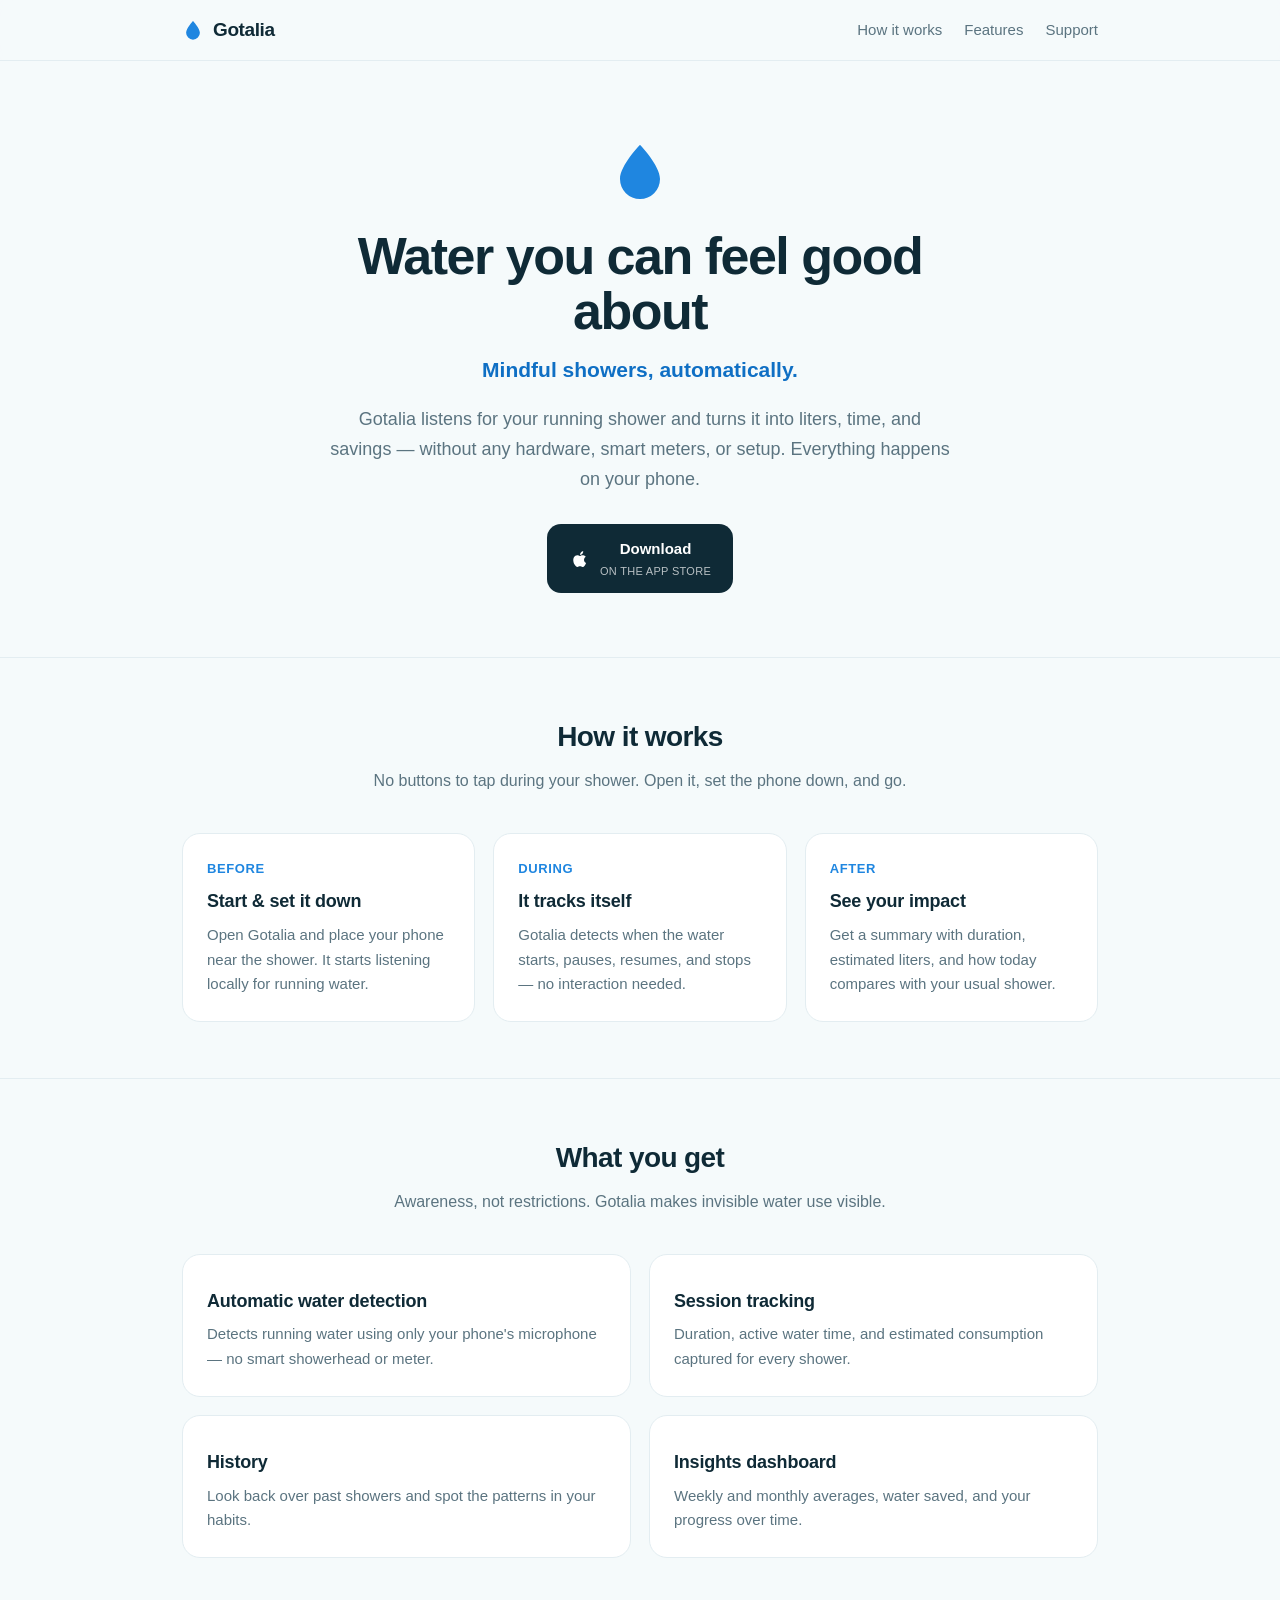
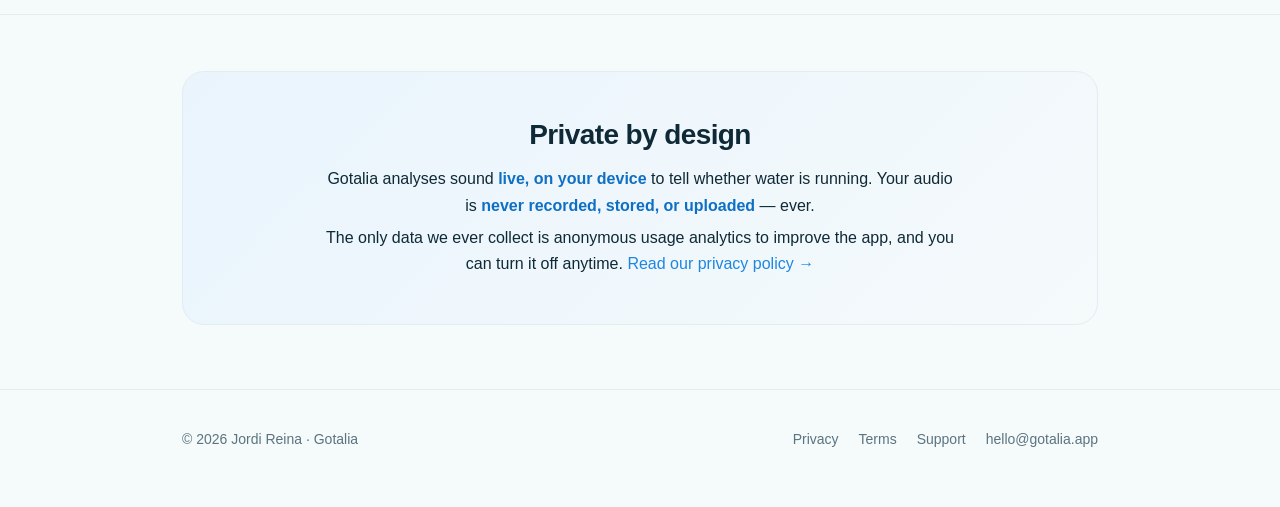
<file: index.html>
<!DOCTYPE html>
<html lang="en">
<head>
<meta charset="utf-8">
<meta name="viewport" content="width=device-width, initial-scale=1">
<title>Gotalia — Shower water tracker you can feel good about</title>
<meta name="description" content="Gotalia turns the sound of your running shower into liters, time, and savings — automatically, and entirely on your device. No hardware, no setup.">
<link rel="canonical" href="https://gotalia.app/">
<meta name="theme-color" content="#1f86e0">
<link rel="icon" type="image/png" sizes="32x32" href="/assets/favicon-32.png">
<link rel="icon" type="image/png" sizes="16x16" href="/assets/favicon-16.png">
<link rel="apple-touch-icon" href="/assets/apple-touch-icon.png">
<meta property="og:site_name" content="Gotalia">
<meta property="og:locale" content="en">
<meta property="og:title" content="Gotalia — Water you can feel good about">
<meta property="og:description" content="Your phone hears the shower running and turns it into liters, time, and savings — automatically and privately.">
<meta property="og:type" content="website">
<meta property="og:url" content="https://gotalia.app/">
<meta property="og:image" content="https://gotalia.app/assets/icon-1024.png">
<meta property="og:image:width" content="1024">
<meta property="og:image:height" content="1024">
<meta name="twitter:card" content="summary">
<meta name="twitter:title" content="Gotalia — Water you can feel good about">
<meta name="twitter:description" content="Your phone hears the shower running and turns it into liters, time, and savings — automatically and privately.">
<meta name="twitter:image" content="https://gotalia.app/assets/icon-1024.png">
<link rel="stylesheet" href="/assets/styles.css">
<script type="application/ld+json">
{
  "@context": "https://schema.org",
  "@graph": [
    {
      "@type": "WebSite",
      "@id": "https://gotalia.app/#website",
      "url": "https://gotalia.app/",
      "name": "Gotalia",
      "description": "Mindful showers, automatically. On-device shower water tracking.",
      "publisher": { "@id": "https://gotalia.app/#org" }
    },
    {
      "@type": "Organization",
      "@id": "https://gotalia.app/#org",
      "name": "Gotalia",
      "url": "https://gotalia.app/",
      "logo": "https://gotalia.app/assets/icon-1024.png"
    },
    {
      "@type": "SoftwareApplication",
      "name": "Gotalia",
      "operatingSystem": "iOS",
      "applicationCategory": "LifestyleApplication",
      "url": "https://gotalia.app/",
      "installUrl": "https://apps.apple.com/app/id6777631283",
      "image": "https://gotalia.app/assets/icon-1024.png",
      "description": "Gotalia listens for your running shower and turns it into liters, time, and savings — without any hardware, smart meters, or setup. Everything happens on your phone.",
      "offers": {
        "@type": "Offer",
        "price": "0",
        "priceCurrency": "USD"
      }
    }
  ]
}
</script>
</head>
<body>

<header class="site-header">
  <div class="wrap">
    <a class="brand" href="/">
      <svg class="drop" viewBox="0 0 24 24" fill="#1f86e0" aria-hidden="true"><path d="M12 2.2C12 2.2 4.5 10 4.5 15a7.5 7.5 0 0 0 15 0C19.5 10 12 2.2 12 2.2z"/></svg>
      Gotalia
    </a>
    <nav class="nav">
      <a href="/#how">How it works</a>
      <a href="/#features" class="nav-hide">Features</a>
      <a href="/support/">Support</a>
    </nav>
  </div>
</header>

<main>

  <section class="hero">
    <div class="wrap wrap--narrow">
      <svg class="drop-lg" viewBox="0 0 24 24" fill="#1f86e0" aria-hidden="true"><path d="M12 2.2C12 2.2 4.5 10 4.5 15a7.5 7.5 0 0 0 15 0C19.5 10 12 2.2 12 2.2z"/></svg>
      <h1>Water you can feel good about</h1>
      <p class="tagline">Mindful showers, automatically.</p>
      <p class="pitch">Gotalia listens for your running shower and turns it into liters, time, and
        savings — without any hardware, smart meters, or setup. Everything happens on your phone.</p>
      <a class="badge" href="https://apps.apple.com/app/id6777631283">
        <svg class="apple" viewBox="0 0 24 24" fill="#fff" aria-hidden="true"><path d="M16.4 12.8c0-2.2 1.8-3.3 1.9-3.3-1-1.5-2.6-1.7-3.2-1.7-1.4-.1-2.6.8-3.3.8-.7 0-1.7-.8-2.8-.8-1.5 0-2.8.8-3.6 2.2-1.5 2.6-.4 6.5 1.1 8.6.7 1 1.6 2.2 2.7 2.1 1.1 0 1.5-.7 2.8-.7s1.6.7 2.8.7c1.1 0 1.9-1 2.6-2 .8-1.2 1.2-2.3 1.2-2.4-.1 0-2.3-.9-2.3-3.5zM14.6 6.3c.6-.7 1-1.7.9-2.7-.9 0-1.9.6-2.5 1.3-.5.6-1 1.6-.9 2.6 1 .1 1.9-.5 2.5-1.2z"/></svg>
        <span>Download<small>ON THE APP STORE</small></span>
      </a>
    </div>
  </section>

  <section class="section" id="how">
    <div class="wrap">
      <h2>How it works</h2>
      <p class="sub">No buttons to tap during your shower. Open it, set the phone down, and go.</p>
      <div class="grid">
        <div class="card">
          <div class="step">Before</div>
          <h3>Start &amp; set it down</h3>
          <p>Open Gotalia and place your phone near the shower. It starts listening locally for running water.</p>
        </div>
        <div class="card">
          <div class="step">During</div>
          <h3>It tracks itself</h3>
          <p>Gotalia detects when the water starts, pauses, resumes, and stops — no interaction needed.</p>
        </div>
        <div class="card">
          <div class="step">After</div>
          <h3>See your impact</h3>
          <p>Get a summary with duration, estimated liters, and how today compares with your usual shower.</p>
        </div>
      </div>
    </div>
  </section>

  <section class="section" id="features">
    <div class="wrap">
      <h2>What you get</h2>
      <p class="sub">Awareness, not restrictions. Gotalia makes invisible water use visible.</p>
      <div class="grid grid--2">
        <div class="card">
          <h3>Automatic water detection</h3>
          <p>Detects running water using only your phone's microphone — no smart showerhead or meter.</p>
        </div>
        <div class="card">
          <h3>Session tracking</h3>
          <p>Duration, active water time, and estimated consumption captured for every shower.</p>
        </div>
        <div class="card">
          <h3>History</h3>
          <p>Look back over past showers and spot the patterns in your habits.</p>
        </div>
        <div class="card">
          <h3>Insights dashboard</h3>
          <p>Weekly and monthly averages, water saved, and your progress over time.</p>
        </div>
      </div>
    </div>
  </section>

  <section class="section">
    <div class="wrap">
      <div class="promise">
        <h2>Private by design</h2>
        <p>Gotalia analyses sound <strong>live, on your device</strong> to tell whether water is running.
          Your audio is <strong>never recorded, stored, or uploaded</strong> — ever.</p>
        <p class="note">The only data we ever collect is anonymous usage analytics to improve the app,
          and you can turn it off anytime. <a href="/privacy/">Read our privacy policy →</a></p>
      </div>
    </div>
  </section>

</main>

<footer class="site-footer">
  <div class="wrap">
    <div>© 2026 Jordi Reina · Gotalia</div>
    <div class="links">
      <a href="/privacy/">Privacy</a>
      <a href="/terms/">Terms</a>
      <a href="/support/">Support</a>
      <a href="mailto:hello@gotalia.app">hello@gotalia.app</a>
    </div>
  </div>
</footer>

</body>
</html>
</file>
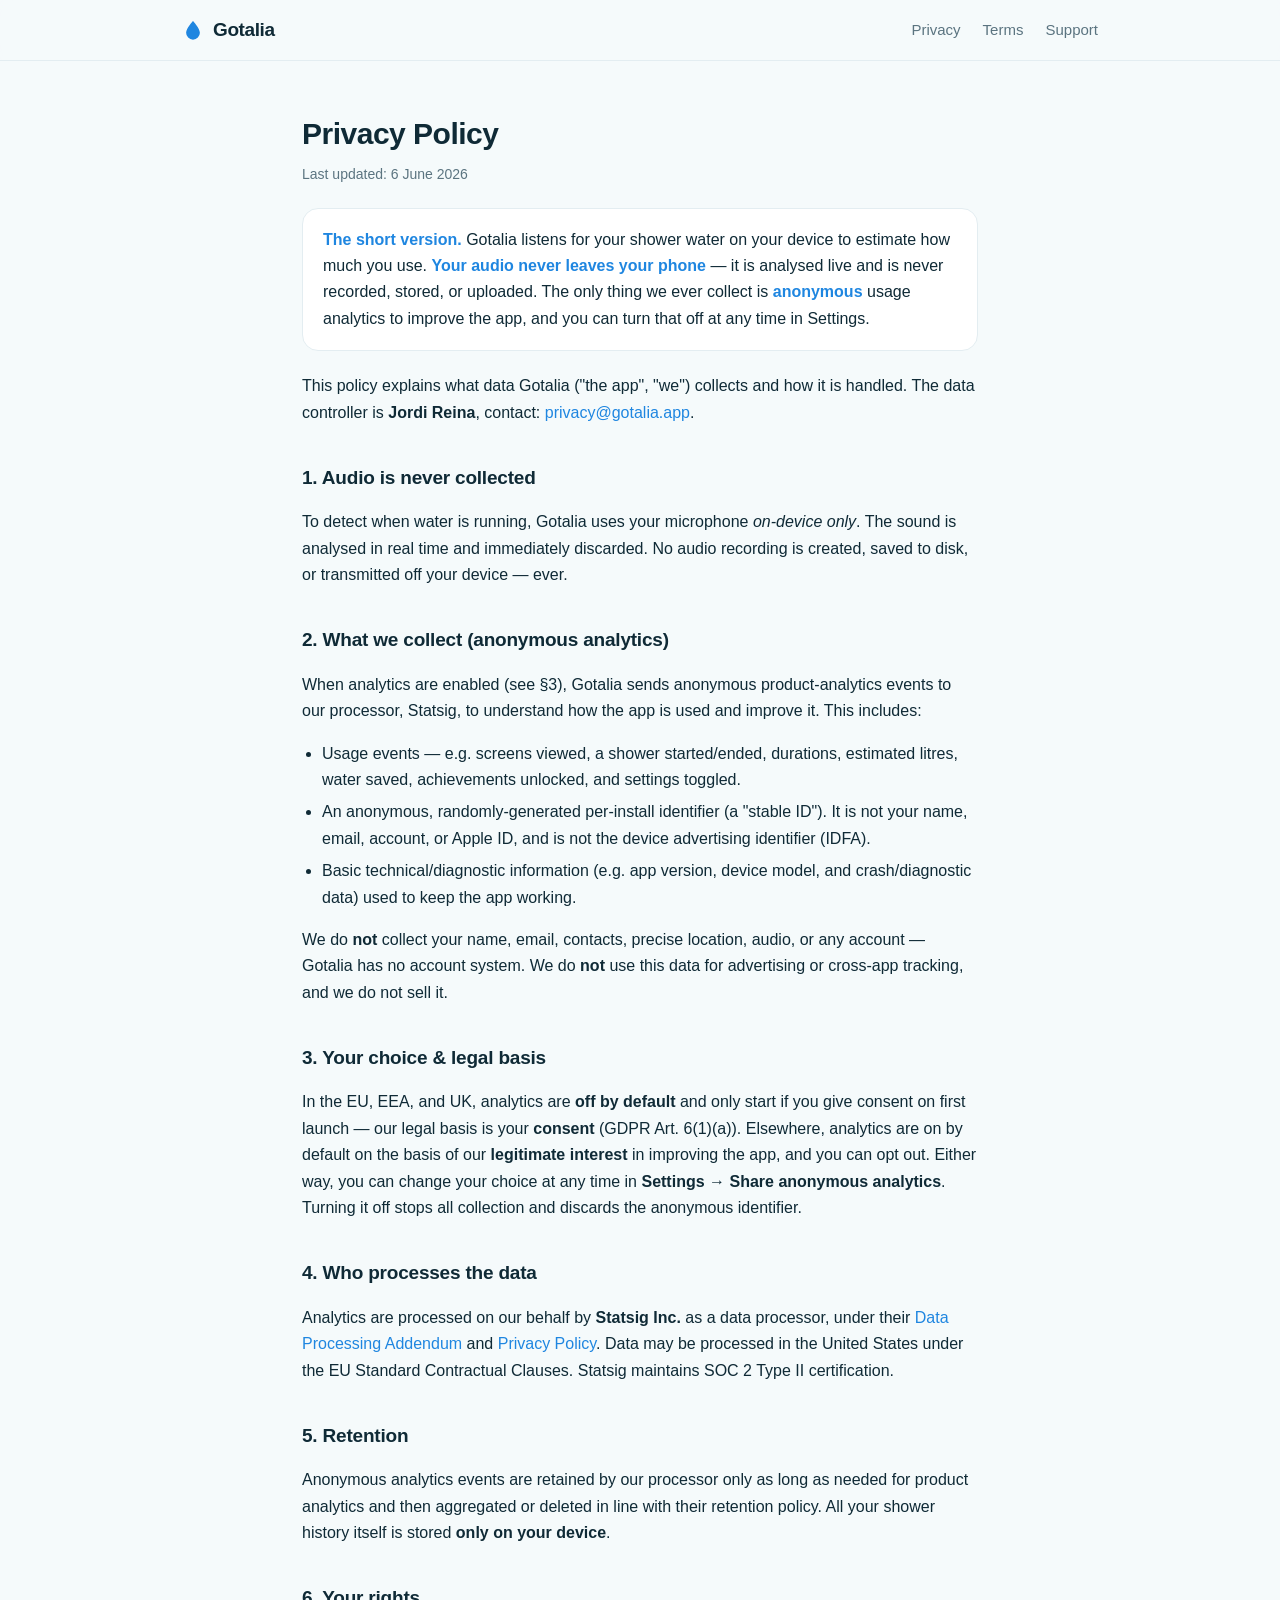
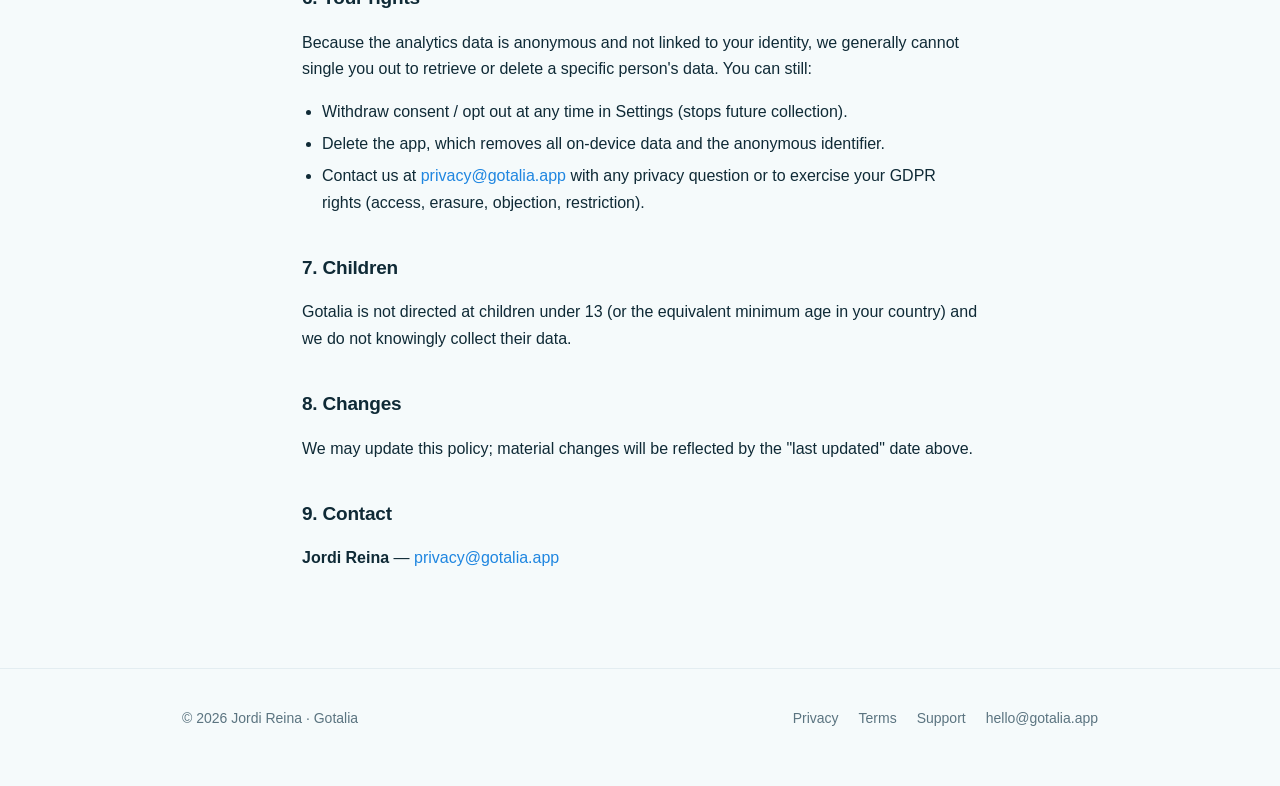
<file: privacy/index.html>
<!DOCTYPE html>
<html lang="en">
<head>
<meta charset="utf-8">
<meta name="viewport" content="width=device-width, initial-scale=1">
<title>Gotalia — Privacy Policy</title>
<meta name="description" content="How Gotalia handles your data: audio is never recorded or uploaded, only anonymous analytics you can turn off.">
<link rel="canonical" href="https://gotalia.app/privacy/">
<meta name="theme-color" content="#1f86e0">
<link rel="icon" type="image/png" sizes="32x32" href="/assets/favicon-32.png">
<link rel="icon" type="image/png" sizes="16x16" href="/assets/favicon-16.png">
<link rel="apple-touch-icon" href="/assets/apple-touch-icon.png">
<meta property="og:site_name" content="Gotalia">
<meta property="og:locale" content="en">
<meta property="og:title" content="Gotalia — Privacy Policy">
<meta property="og:description" content="How Gotalia handles your data: audio is never recorded or uploaded, only anonymous analytics you can turn off.">
<meta property="og:type" content="website">
<meta property="og:url" content="https://gotalia.app/privacy/">
<meta property="og:image" content="https://gotalia.app/assets/icon-1024.png">
<meta property="og:image:width" content="1024">
<meta property="og:image:height" content="1024">
<meta name="twitter:card" content="summary">
<meta name="twitter:title" content="Gotalia — Privacy Policy">
<meta name="twitter:description" content="How Gotalia handles your data: audio is never recorded or uploaded, only anonymous analytics you can turn off.">
<meta name="twitter:image" content="https://gotalia.app/assets/icon-1024.png">
<link rel="stylesheet" href="/assets/styles.css">
</head>
<body>

<header class="site-header">
  <div class="wrap">
    <a class="brand" href="/">
      <svg class="drop" viewBox="0 0 24 24" fill="#1f86e0" aria-hidden="true"><path d="M12 2.2C12 2.2 4.5 10 4.5 15a7.5 7.5 0 0 0 15 0C19.5 10 12 2.2 12 2.2z"/></svg>
      Gotalia
    </a>
    <nav class="nav">
      <a href="/privacy/">Privacy</a>
      <a href="/terms/">Terms</a>
      <a href="/support/">Support</a>
    </nav>
  </div>
</header>

<main class="article">
  <div class="wrap wrap--narrow">

  <h1>Privacy Policy</h1>
  <div class="updated">Last updated: 6 June 2026</div>

  <div class="lead">
    <strong>The short version.</strong> Gotalia listens for your shower water on your device to estimate
    how much you use. <strong>Your audio never leaves your phone</strong> — it is analysed live and is
    never recorded, stored, or uploaded. The only thing we ever collect is <strong>anonymous</strong>
    usage analytics to improve the app, and you can turn that off at any time in Settings.
  </div>

  <p>This policy explains what data Gotalia ("the app", "we") collects and how it is handled.
  The data controller is <strong>Jordi Reina</strong>, contact:
  <a href="mailto:privacy@gotalia.app">privacy@gotalia.app</a>.</p>

  <h2>1. Audio is never collected</h2>
  <p>To detect when water is running, Gotalia uses your microphone <em>on-device only</em>. The sound is
  analysed in real time and immediately discarded. No audio recording is created, saved to disk, or
  transmitted off your device — ever.</p>

  <h2>2. What we collect (anonymous analytics)</h2>
  <p>When analytics are enabled (see §3), Gotalia sends anonymous product-analytics events to our
  processor, Statsig, to understand how the app is used and improve it. This includes:</p>
  <ul>
    <li>Usage events — e.g. screens viewed, a shower started/ended, durations, estimated litres,
        water saved, achievements unlocked, and settings toggled.</li>
    <li>An anonymous, randomly-generated per-install identifier (a "stable ID"). It is not your name,
        email, account, or Apple ID, and is not the device advertising identifier (IDFA).</li>
    <li>Basic technical/diagnostic information (e.g. app version, device model, and crash/diagnostic
        data) used to keep the app working.</li>
  </ul>
  <p>We do <strong>not</strong> collect your name, email, contacts, precise location, audio, or any
  account — Gotalia has no account system. We do <strong>not</strong> use this data for advertising or
  cross-app tracking, and we do not sell it.</p>

  <h2>3. Your choice &amp; legal basis</h2>
  <p>In the EU, EEA, and UK, analytics are <strong>off by default</strong> and only start if you give
  consent on first launch — our legal basis is your <strong>consent</strong> (GDPR Art. 6(1)(a)).
  Elsewhere, analytics are on by default on the basis of our <strong>legitimate interest</strong> in
  improving the app, and you can opt out. Either way, you can change your choice at any time in
  <strong>Settings → Share anonymous analytics</strong>. Turning it off stops all collection and
  discards the anonymous identifier.</p>

  <h2>4. Who processes the data</h2>
  <p>Analytics are processed on our behalf by <strong>Statsig Inc.</strong> as a data processor, under
  their <a href="https://www.statsig.com/legal/online-dpa">Data Processing Addendum</a> and
  <a href="https://www.statsig.com/privacy">Privacy Policy</a>. Data may be processed in the United
  States under the EU Standard Contractual Clauses. Statsig maintains SOC 2 Type II certification.</p>

  <h2>5. Retention</h2>
  <p>Anonymous analytics events are retained by our processor only as long as needed for product
  analytics and then aggregated or deleted in line with their retention policy. All your shower history
  itself is stored <strong>only on your device</strong>.</p>

  <h2>6. Your rights</h2>
  <p>Because the analytics data is anonymous and not linked to your identity, we generally cannot single
  you out to retrieve or delete a specific person's data. You can still:</p>
  <ul>
    <li>Withdraw consent / opt out at any time in Settings (stops future collection).</li>
    <li>Delete the app, which removes all on-device data and the anonymous identifier.</li>
    <li>Contact us at <a href="mailto:privacy@gotalia.app">privacy@gotalia.app</a> with any privacy
        question or to exercise your GDPR rights (access, erasure, objection, restriction).</li>
  </ul>

  <h2>7. Children</h2>
  <p>Gotalia is not directed at children under 13 (or the equivalent minimum age in your country) and we
  do not knowingly collect their data.</p>

  <h2>8. Changes</h2>
  <p>We may update this policy; material changes will be reflected by the "last updated" date above.</p>

  <h2>9. Contact</h2>
  <p><strong>Jordi Reina</strong> — <a href="mailto:privacy@gotalia.app">privacy@gotalia.app</a></p>

  </div>
</main>

<footer class="site-footer">
  <div class="wrap">
    <div>© 2026 Jordi Reina · Gotalia</div>
    <div class="links">
      <a href="/privacy/">Privacy</a>
      <a href="/terms/">Terms</a>
      <a href="/support/">Support</a>
      <a href="mailto:hello@gotalia.app">hello@gotalia.app</a>
    </div>
  </div>
</footer>

</body>
</html>
</file>
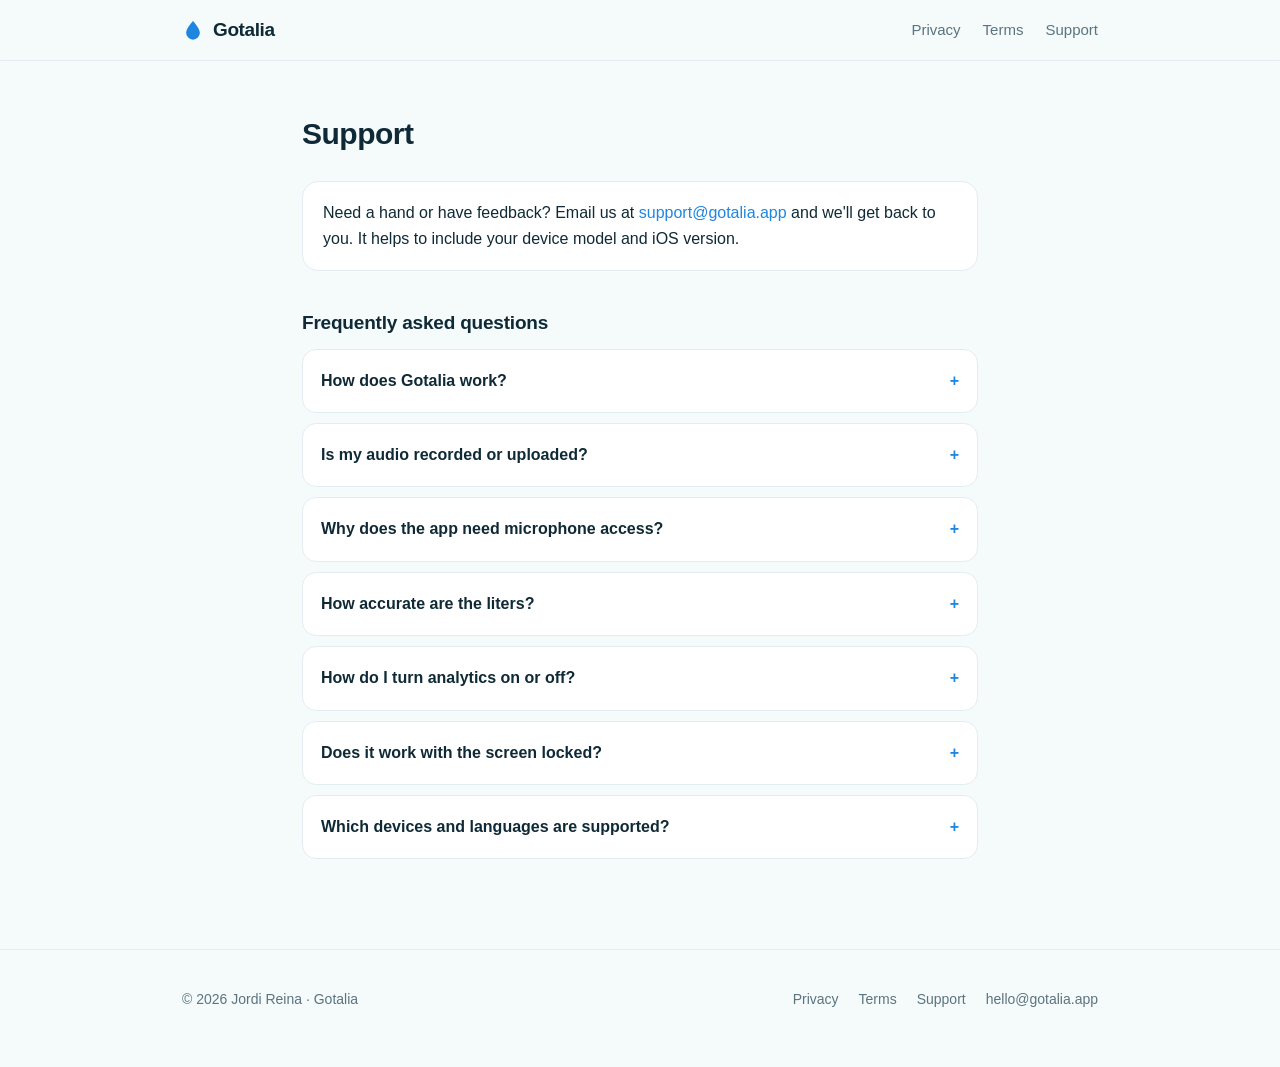
<file: support/index.html>
<!DOCTYPE html>
<html lang="en">
<head>
<meta charset="utf-8">
<meta name="viewport" content="width=device-width, initial-scale=1">
<title>Gotalia — Support</title>
<meta name="description" content="Get help with Gotalia and read answers to common questions.">
<link rel="canonical" href="https://gotalia.app/support/">
<meta name="theme-color" content="#1f86e0">
<link rel="icon" type="image/png" sizes="32x32" href="/assets/favicon-32.png">
<link rel="icon" type="image/png" sizes="16x16" href="/assets/favicon-16.png">
<link rel="apple-touch-icon" href="/assets/apple-touch-icon.png">
<meta property="og:site_name" content="Gotalia">
<meta property="og:locale" content="en">
<meta property="og:title" content="Gotalia — Support">
<meta property="og:description" content="Get help with Gotalia and read answers to common questions.">
<meta property="og:type" content="website">
<meta property="og:url" content="https://gotalia.app/support/">
<meta property="og:image" content="https://gotalia.app/assets/icon-1024.png">
<meta property="og:image:width" content="1024">
<meta property="og:image:height" content="1024">
<meta name="twitter:card" content="summary">
<meta name="twitter:title" content="Gotalia — Support">
<meta name="twitter:description" content="Get help with Gotalia and read answers to common questions.">
<meta name="twitter:image" content="https://gotalia.app/assets/icon-1024.png">
<link rel="stylesheet" href="/assets/styles.css">
</head>
<body>

<header class="site-header">
  <div class="wrap">
    <a class="brand" href="/">
      <svg class="drop" viewBox="0 0 24 24" fill="#1f86e0" aria-hidden="true"><path d="M12 2.2C12 2.2 4.5 10 4.5 15a7.5 7.5 0 0 0 15 0C19.5 10 12 2.2 12 2.2z"/></svg>
      Gotalia
    </a>
    <nav class="nav">
      <a href="/privacy/">Privacy</a>
      <a href="/terms/">Terms</a>
      <a href="/support/">Support</a>
    </nav>
  </div>
</header>

<main class="article">
  <div class="wrap wrap--narrow">

  <h1>Support</h1>

  <div class="lead">
    Need a hand or have feedback? Email us at
    <a href="mailto:support@gotalia.app">support@gotalia.app</a> and we'll get back to you.
    It helps to include your device model and iOS version.
  </div>

  <h2>Frequently asked questions</h2>

  <div class="faq">
    <details>
      <summary>How does Gotalia work?</summary>
      <p>You open the app and set your phone down near the shower. Gotalia uses the microphone to detect
      when water is running, tracks how long it flows, and estimates the liters used — then shows you a
      summary and how it compares with your usual shower.</p>
    </details>

    <details>
      <summary>Is my audio recorded or uploaded?</summary>
      <p>No. Sound is analysed live, on your device, only to tell whether water is running, and is
      immediately discarded. Audio is never recorded, saved, or uploaded — ever. See our
      <a href="/privacy/">Privacy Policy</a>.</p>
    </details>

    <details>
      <summary>Why does the app need microphone access?</summary>
      <p>The microphone is the sensor. It's the only way Gotalia can detect running water without extra
      hardware or a smart meter. Without microphone permission, the app can't track your shower.</p>
    </details>

    <details>
      <summary>How accurate are the liters?</summary>
      <p>The liters are estimates based on how long water runs and a general flow-rate assumption, so
      they're meant for awareness and tracking trends — not for billing or exact measurement. Actual
      consumption varies with your showerhead and water pressure.</p>
    </details>

    <details>
      <summary>How do I turn analytics on or off?</summary>
      <p>Go to <strong>Settings → Share anonymous analytics</strong> inside the app. Analytics are
      anonymous, never include audio, and you can change your choice at any time.</p>
    </details>

    <details>
      <summary>Does it work with the screen locked?</summary>
      <p>Keep Gotalia open and the screen on during your shower for the most reliable tracking. Leave the
      phone nearby and it keeps listening — you don't need to touch it while the water runs.</p>
    </details>

    <details>
      <summary>Which devices and languages are supported?</summary>
      <p>Gotalia is an iPhone app. It's available in English, Spanish, French, German, and Portuguese,
      following your device language.</p>
    </details>
  </div>

  </div>
</main>

<footer class="site-footer">
  <div class="wrap">
    <div>© 2026 Jordi Reina · Gotalia</div>
    <div class="links">
      <a href="/privacy/">Privacy</a>
      <a href="/terms/">Terms</a>
      <a href="/support/">Support</a>
      <a href="mailto:hello@gotalia.app">hello@gotalia.app</a>
    </div>
  </div>
</footer>

</body>
</html>
</file>
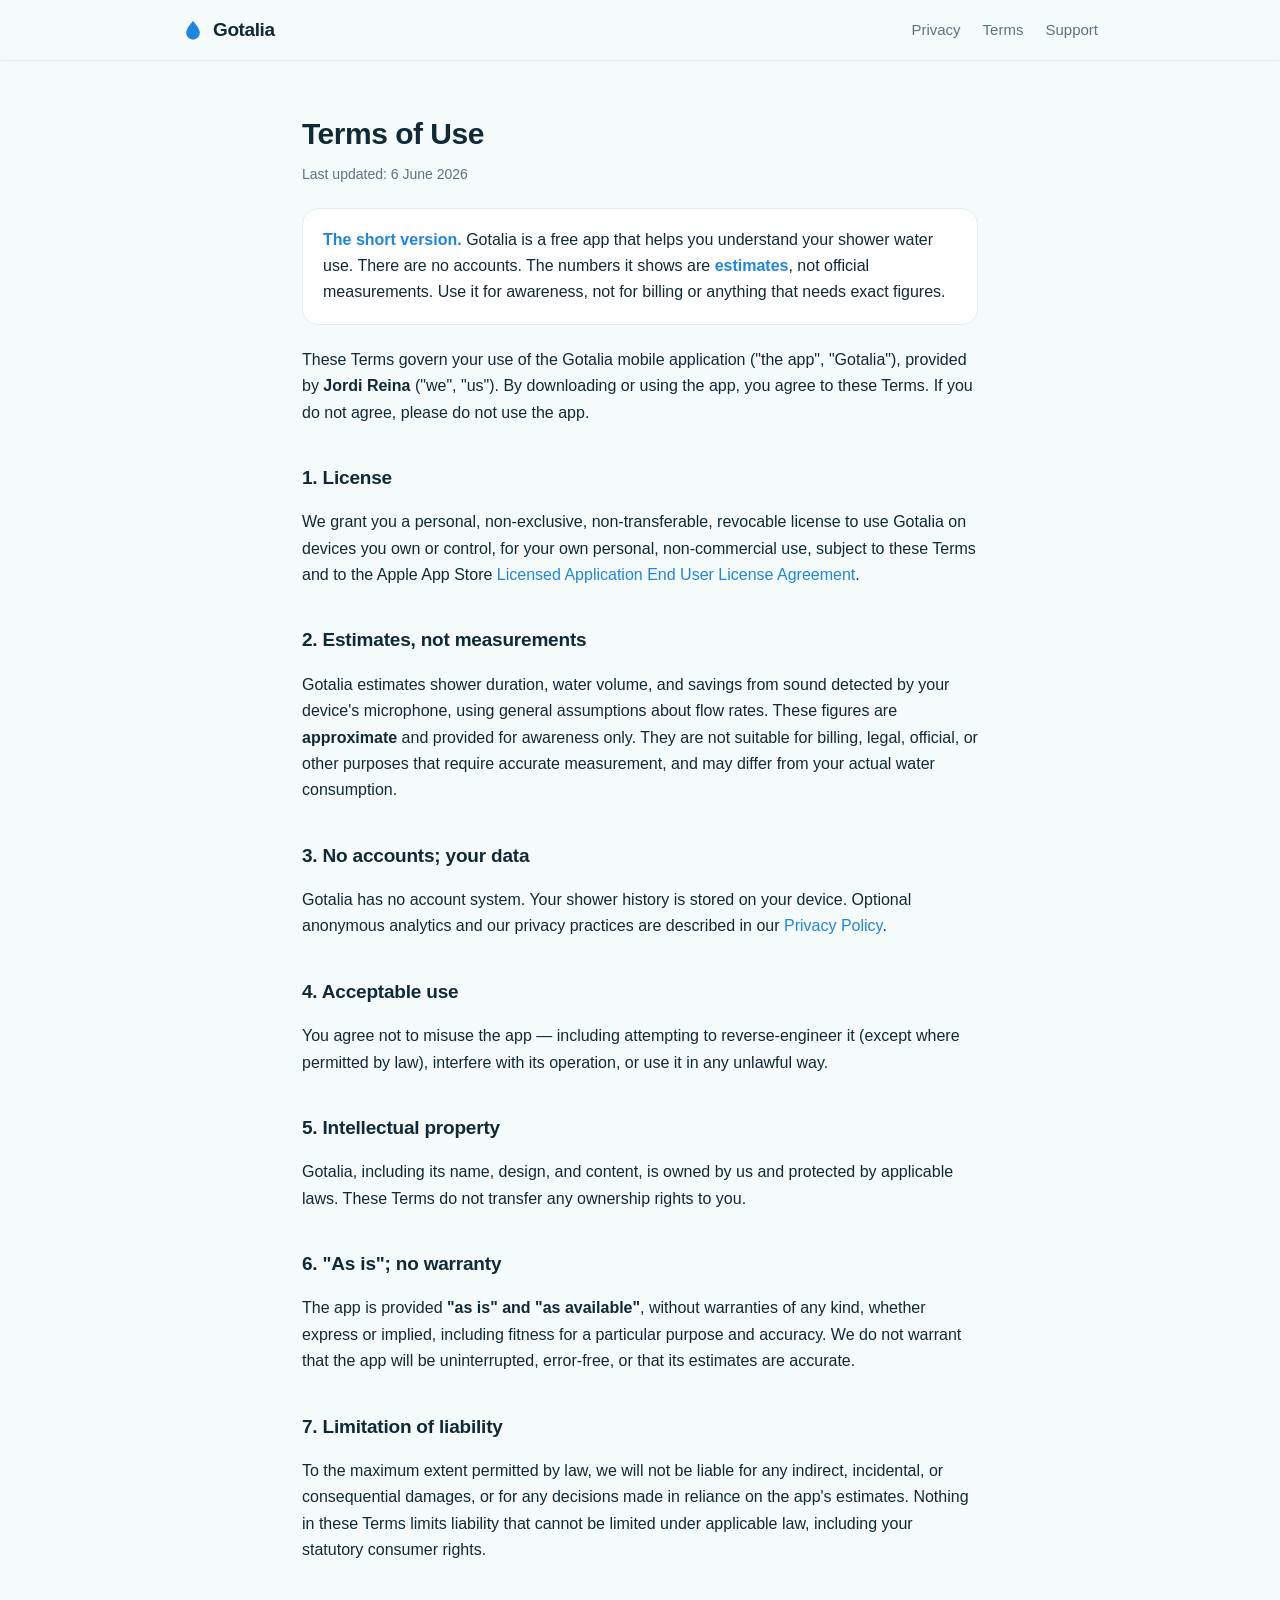
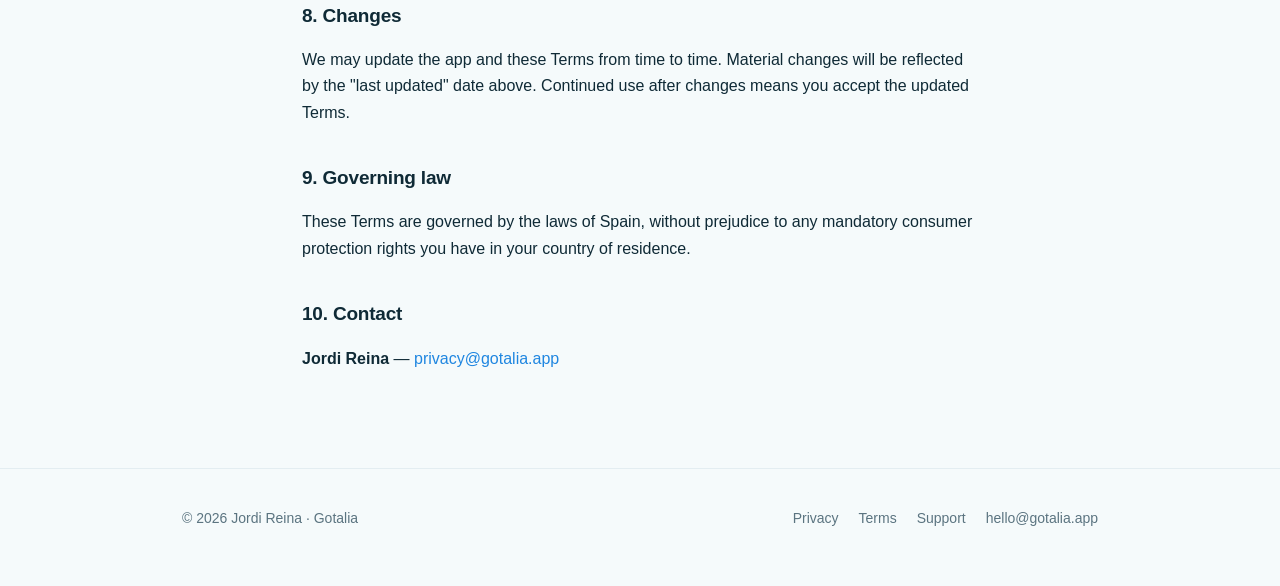
<file: terms/index.html>
<!DOCTYPE html>
<html lang="en">
<head>
<meta charset="utf-8">
<meta name="viewport" content="width=device-width, initial-scale=1">
<title>Gotalia — Terms of Use</title>
<meta name="description" content="The terms for using the Gotalia app — a free, no-account water-awareness tool.">
<link rel="canonical" href="https://gotalia.app/terms/">
<meta name="theme-color" content="#1f86e0">
<link rel="icon" type="image/png" sizes="32x32" href="/assets/favicon-32.png">
<link rel="icon" type="image/png" sizes="16x16" href="/assets/favicon-16.png">
<link rel="apple-touch-icon" href="/assets/apple-touch-icon.png">
<meta property="og:site_name" content="Gotalia">
<meta property="og:locale" content="en">
<meta property="og:title" content="Gotalia — Terms of Use">
<meta property="og:description" content="The terms for using the Gotalia app — a free, no-account water-awareness tool.">
<meta property="og:type" content="website">
<meta property="og:url" content="https://gotalia.app/terms/">
<meta property="og:image" content="https://gotalia.app/assets/icon-1024.png">
<meta property="og:image:width" content="1024">
<meta property="og:image:height" content="1024">
<meta name="twitter:card" content="summary">
<meta name="twitter:title" content="Gotalia — Terms of Use">
<meta name="twitter:description" content="The terms for using the Gotalia app — a free, no-account water-awareness tool.">
<meta name="twitter:image" content="https://gotalia.app/assets/icon-1024.png">
<link rel="stylesheet" href="/assets/styles.css">
</head>
<body>

<header class="site-header">
  <div class="wrap">
    <a class="brand" href="/">
      <svg class="drop" viewBox="0 0 24 24" fill="#1f86e0" aria-hidden="true"><path d="M12 2.2C12 2.2 4.5 10 4.5 15a7.5 7.5 0 0 0 15 0C19.5 10 12 2.2 12 2.2z"/></svg>
      Gotalia
    </a>
    <nav class="nav">
      <a href="/privacy/">Privacy</a>
      <a href="/terms/">Terms</a>
      <a href="/support/">Support</a>
    </nav>
  </div>
</header>

<main class="article">
  <div class="wrap wrap--narrow">

  <h1>Terms of Use</h1>
  <div class="updated">Last updated: 6 June 2026</div>

  <div class="lead">
    <strong>The short version.</strong> Gotalia is a free app that helps you understand your shower
    water use. There are no accounts. The numbers it shows are <strong>estimates</strong>, not official
    measurements. Use it for awareness, not for billing or anything that needs exact figures.
  </div>

  <p>These Terms govern your use of the Gotalia mobile application ("the app", "Gotalia"), provided by
  <strong>Jordi Reina</strong> ("we", "us"). By downloading or using the app, you agree to these Terms.
  If you do not agree, please do not use the app.</p>

  <h2>1. License</h2>
  <p>We grant you a personal, non-exclusive, non-transferable, revocable license to use Gotalia on
  devices you own or control, for your own personal, non-commercial use, subject to these Terms and to
  the Apple App Store <a href="https://www.apple.com/legal/internet-services/itunes/dev/stdeula/">Licensed
  Application End User License Agreement</a>.</p>

  <h2>2. Estimates, not measurements</h2>
  <p>Gotalia estimates shower duration, water volume, and savings from sound detected by your device's
  microphone, using general assumptions about flow rates. These figures are <strong>approximate</strong>
  and provided for awareness only. They are not suitable for billing, legal, official, or other purposes
  that require accurate measurement, and may differ from your actual water consumption.</p>

  <h2>3. No accounts; your data</h2>
  <p>Gotalia has no account system. Your shower history is stored on your device. Optional anonymous
  analytics and our privacy practices are described in our
  <a href="/privacy/">Privacy Policy</a>.</p>

  <h2>4. Acceptable use</h2>
  <p>You agree not to misuse the app — including attempting to reverse-engineer it (except where
  permitted by law), interfere with its operation, or use it in any unlawful way.</p>

  <h2>5. Intellectual property</h2>
  <p>Gotalia, including its name, design, and content, is owned by us and protected by applicable laws.
  These Terms do not transfer any ownership rights to you.</p>

  <h2>6. "As is"; no warranty</h2>
  <p>The app is provided <strong>"as is" and "as available"</strong>, without warranties of any kind,
  whether express or implied, including fitness for a particular purpose and accuracy. We do not warrant
  that the app will be uninterrupted, error-free, or that its estimates are accurate.</p>

  <h2>7. Limitation of liability</h2>
  <p>To the maximum extent permitted by law, we will not be liable for any indirect, incidental, or
  consequential damages, or for any decisions made in reliance on the app's estimates. Nothing in these
  Terms limits liability that cannot be limited under applicable law, including your statutory consumer
  rights.</p>

  <h2>8. Changes</h2>
  <p>We may update the app and these Terms from time to time. Material changes will be reflected by the
  "last updated" date above. Continued use after changes means you accept the updated Terms.</p>

  <h2>9. Governing law</h2>
  <p>These Terms are governed by the laws of Spain, without prejudice to any mandatory consumer
  protection rights you have in your country of residence.</p>

  <h2>10. Contact</h2>
  <p><strong>Jordi Reina</strong> — <a href="mailto:privacy@gotalia.app">privacy@gotalia.app</a></p>

  </div>
</main>

<footer class="site-footer">
  <div class="wrap">
    <div>© 2026 Jordi Reina · Gotalia</div>
    <div class="links">
      <a href="/privacy/">Privacy</a>
      <a href="/terms/">Terms</a>
      <a href="/support/">Support</a>
      <a href="mailto:hello@gotalia.app">hello@gotalia.app</a>
    </div>
  </div>
</footer>

</body>
</html>
</file>
<file: assets/styles.css>
:root {
  --ink: #0f2a36;
  --muted: #5b7480;
  --line: #e3edf1;
  --aqua: #1f86e0;
  --aqua-deep: #0f6fc4;
  --bg: #f5fafb;
  --card: #ffffff;
}

* { box-sizing: border-box; }

html { scroll-behavior: smooth; }

body {
  margin: 0;
  background: var(--bg);
  color: var(--ink);
  font: 16px/1.65 -apple-system, BlinkMacSystemFont, "Segoe UI", Roboto, Helvetica, Arial, sans-serif;
  -webkit-font-smoothing: antialiased;
}

a { color: var(--aqua); text-decoration: none; }
a:hover { text-decoration: underline; }

.wrap { max-width: 960px; margin: 0 auto; padding: 0 22px; }
.wrap--narrow { max-width: 720px; }

/* Header / nav */
.site-header {
  position: sticky; top: 0; z-index: 10;
  background: rgba(245, 250, 251, 0.85);
  backdrop-filter: saturate(160%) blur(10px);
  border-bottom: 1px solid var(--line);
}
.site-header .wrap {
  display: flex; align-items: center; justify-content: space-between;
  height: 60px;
}
.brand { display: flex; align-items: center; gap: 9px; font-weight: 800; font-size: 19px; letter-spacing: -0.4px; color: var(--ink); }
.brand:hover { text-decoration: none; }
.brand .drop { width: 22px; height: 22px; }
.nav { display: flex; gap: 22px; font-size: 15px; }
.nav a { color: var(--muted); }
.nav a:hover { color: var(--ink); text-decoration: none; }
@media (max-width: 560px) { .nav { gap: 16px; } .nav .nav-hide { display: none; } }

/* Hero */
.hero { text-align: center; padding: 78px 0 64px; }
.hero .drop-lg { width: 64px; height: 64px; margin-bottom: 18px; }
.hero h1 { font-size: 52px; line-height: 1.05; letter-spacing: -1.5px; margin: 0 0 14px; }
.hero .tagline { font-size: 21px; color: var(--aqua-deep); font-weight: 600; margin: 0 0 18px; }
.hero .pitch { font-size: 18px; color: var(--muted); max-width: 620px; margin: 0 auto 30px; }
@media (max-width: 560px) { .hero h1 { font-size: 40px; } }

/* App Store badge */
.badge {
  display: inline-flex; align-items: center; gap: 9px;
  background: var(--ink); color: #fff; text-decoration: none;
  padding: 13px 22px; border-radius: 14px; font-weight: 600; font-size: 15px;
  transition: transform 0.15s ease, opacity 0.15s ease;
}
.badge:hover { opacity: 0.9; transform: translateY(-1px); }
.badge small { display: block; font-size: 11px; opacity: 0.7; font-weight: 500; letter-spacing: 0.3px; }
.badge .apple { width: 22px; height: 22px; }

/* Sections */
.section { padding: 56px 0; border-top: 1px solid var(--line); }
.section h2 { font-size: 28px; letter-spacing: -0.6px; text-align: center; margin: 0 0 8px; }
.section .sub { text-align: center; color: var(--muted); max-width: 560px; margin: 0 auto 38px; }

/* Steps / feature grid */
.grid { display: grid; gap: 18px; grid-template-columns: repeat(3, 1fr); }
.grid--2 { grid-template-columns: repeat(2, 1fr); }
@media (max-width: 760px) { .grid, .grid--2 { grid-template-columns: 1fr; } }

.card {
  background: var(--card); border: 1px solid var(--line);
  border-radius: 18px; padding: 24px;
}
.card .step { font-size: 13px; font-weight: 700; color: var(--aqua); letter-spacing: 0.6px; text-transform: uppercase; }
.card h3 { font-size: 18px; margin: 8px 0 6px; letter-spacing: -0.2px; }
.card p { margin: 0; color: var(--muted); font-size: 15px; }

/* Privacy promise callout */
.promise {
  background: linear-gradient(135deg, #e9f4fd, #f5fafb);
  border: 1px solid var(--line); border-radius: 22px;
  padding: 40px 32px; text-align: center;
}
.promise h2 { margin-top: 0; }
.promise p { color: var(--ink); max-width: 640px; margin: 0 auto 6px; }
.promise strong { color: var(--aqua-deep); }

/* Footer */
.site-footer { border-top: 1px solid var(--line); padding: 38px 0 56px; margin-top: 8px; color: var(--muted); font-size: 14px; }
.site-footer .wrap { display: flex; flex-wrap: wrap; gap: 14px 26px; align-items: center; justify-content: space-between; }
.site-footer .links { display: flex; gap: 20px; }
.site-footer .links a { color: var(--muted); }

/* Legal / article pages */
.article { padding: 48px 0 72px; }
.article h1 { font-size: 30px; letter-spacing: -0.5px; margin: 0 0 4px; }
.article h2 { font-size: 19px; margin: 36px 0 8px; letter-spacing: -0.2px; }
.article .updated { color: var(--muted); font-size: 14px; margin-bottom: 8px; }
.article .lead {
  background: var(--card); border: 1px solid var(--line);
  border-radius: 16px; padding: 18px 20px; margin: 22px 0;
}
.article .lead strong { color: var(--aqua); }
.article ul { padding-left: 20px; }
.article li { margin: 6px 0; }
.article code { background: #eef5f8; padding: 1px 6px; border-radius: 6px; font-size: 90%; }
.article .note { color: var(--muted); font-size: 14px; }

/* FAQ */
.faq details {
  background: var(--card); border: 1px solid var(--line);
  border-radius: 14px; padding: 4px 18px; margin: 10px 0;
}
.faq summary { cursor: pointer; font-weight: 600; padding: 14px 0; list-style: none; }
.faq summary::-webkit-details-marker { display: none; }
.faq summary::after { content: "+"; float: right; color: var(--aqua); font-weight: 700; }
.faq details[open] summary::after { content: "–"; }
.faq details p { margin: 0 0 14px; color: var(--muted); }
</file>
